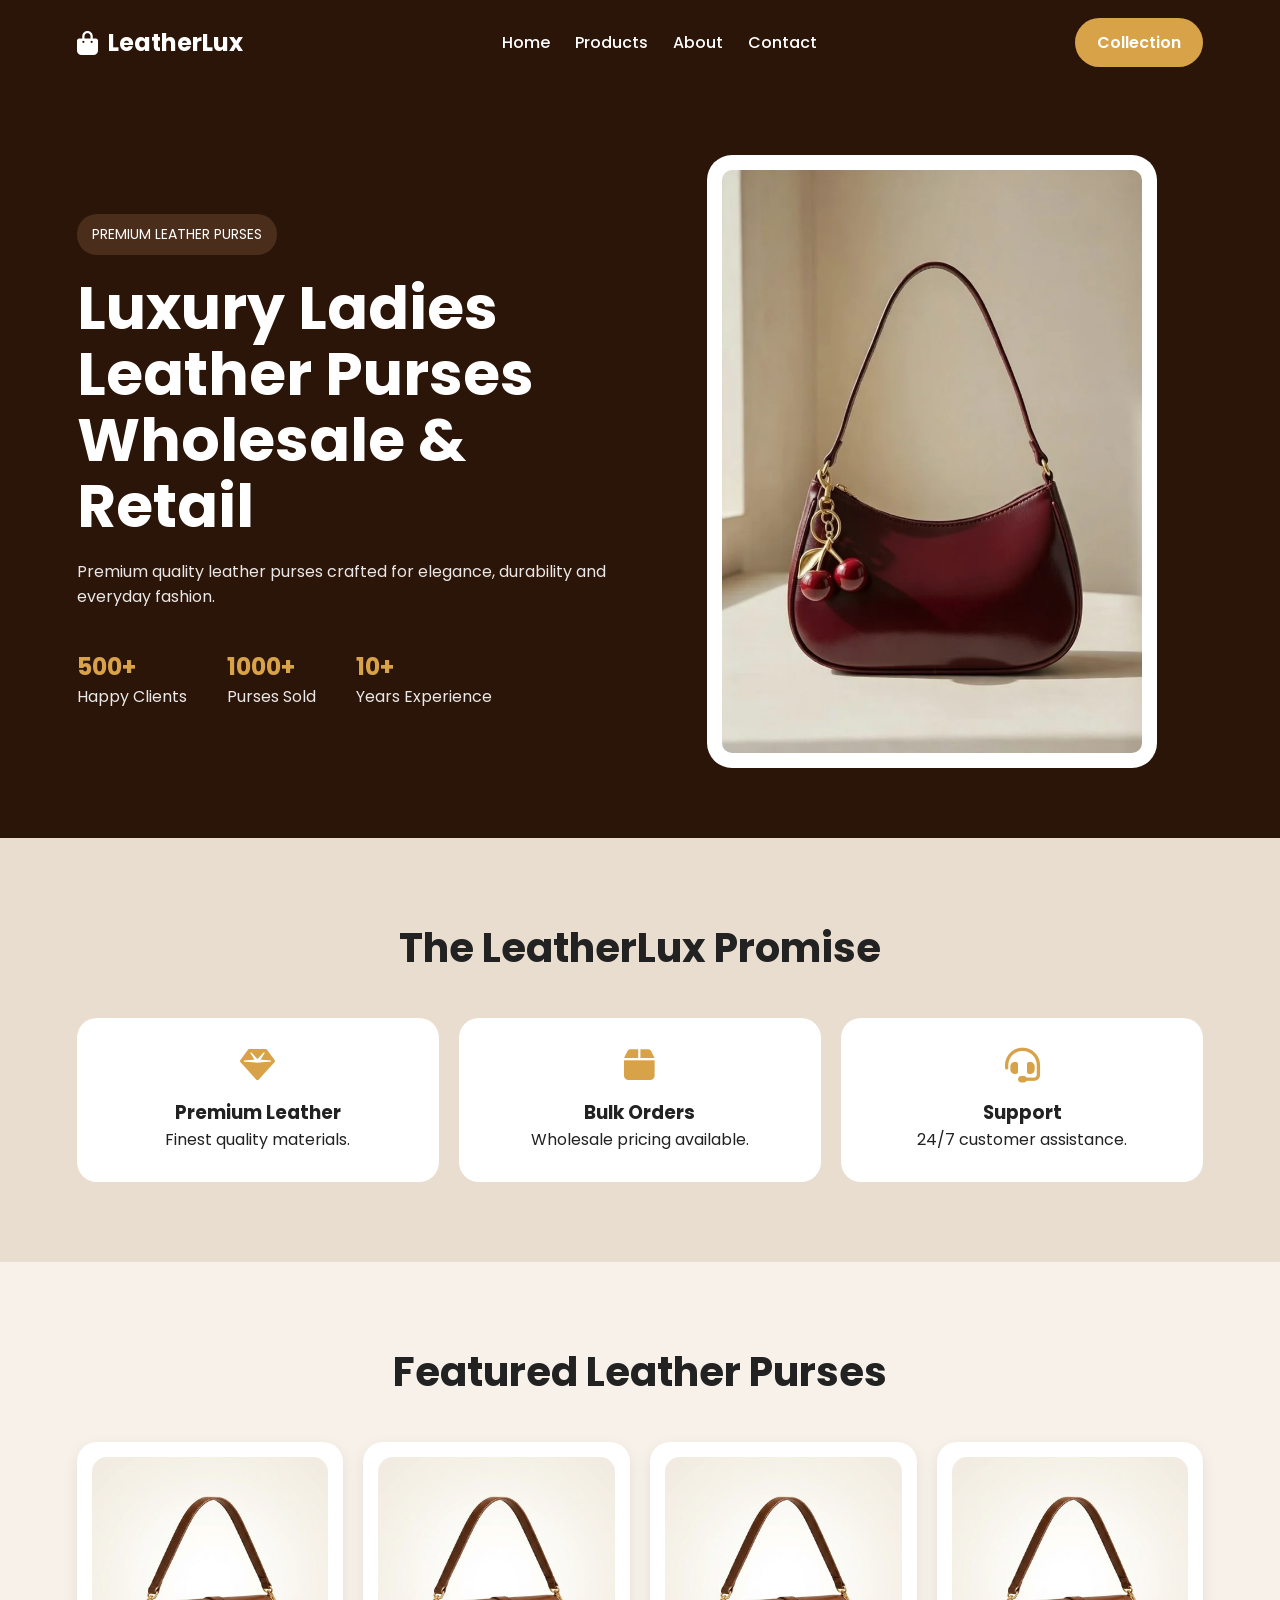
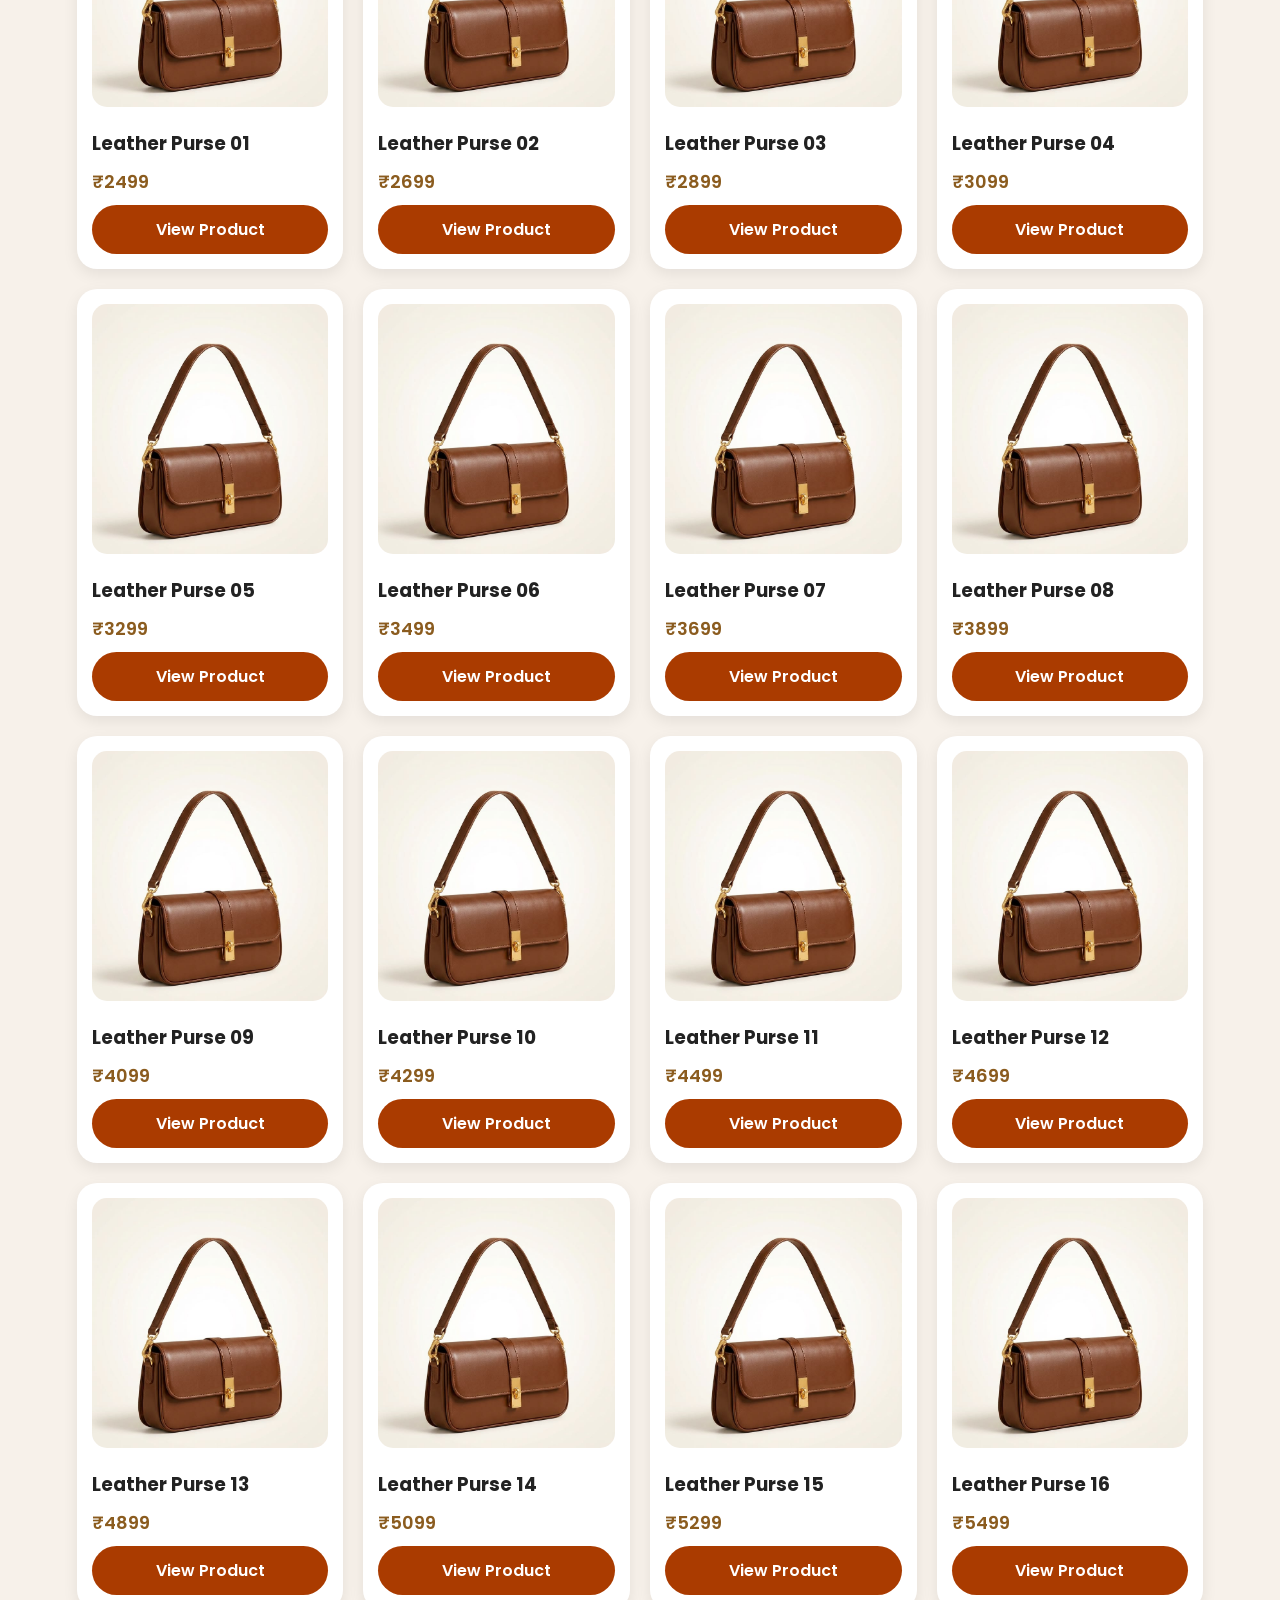
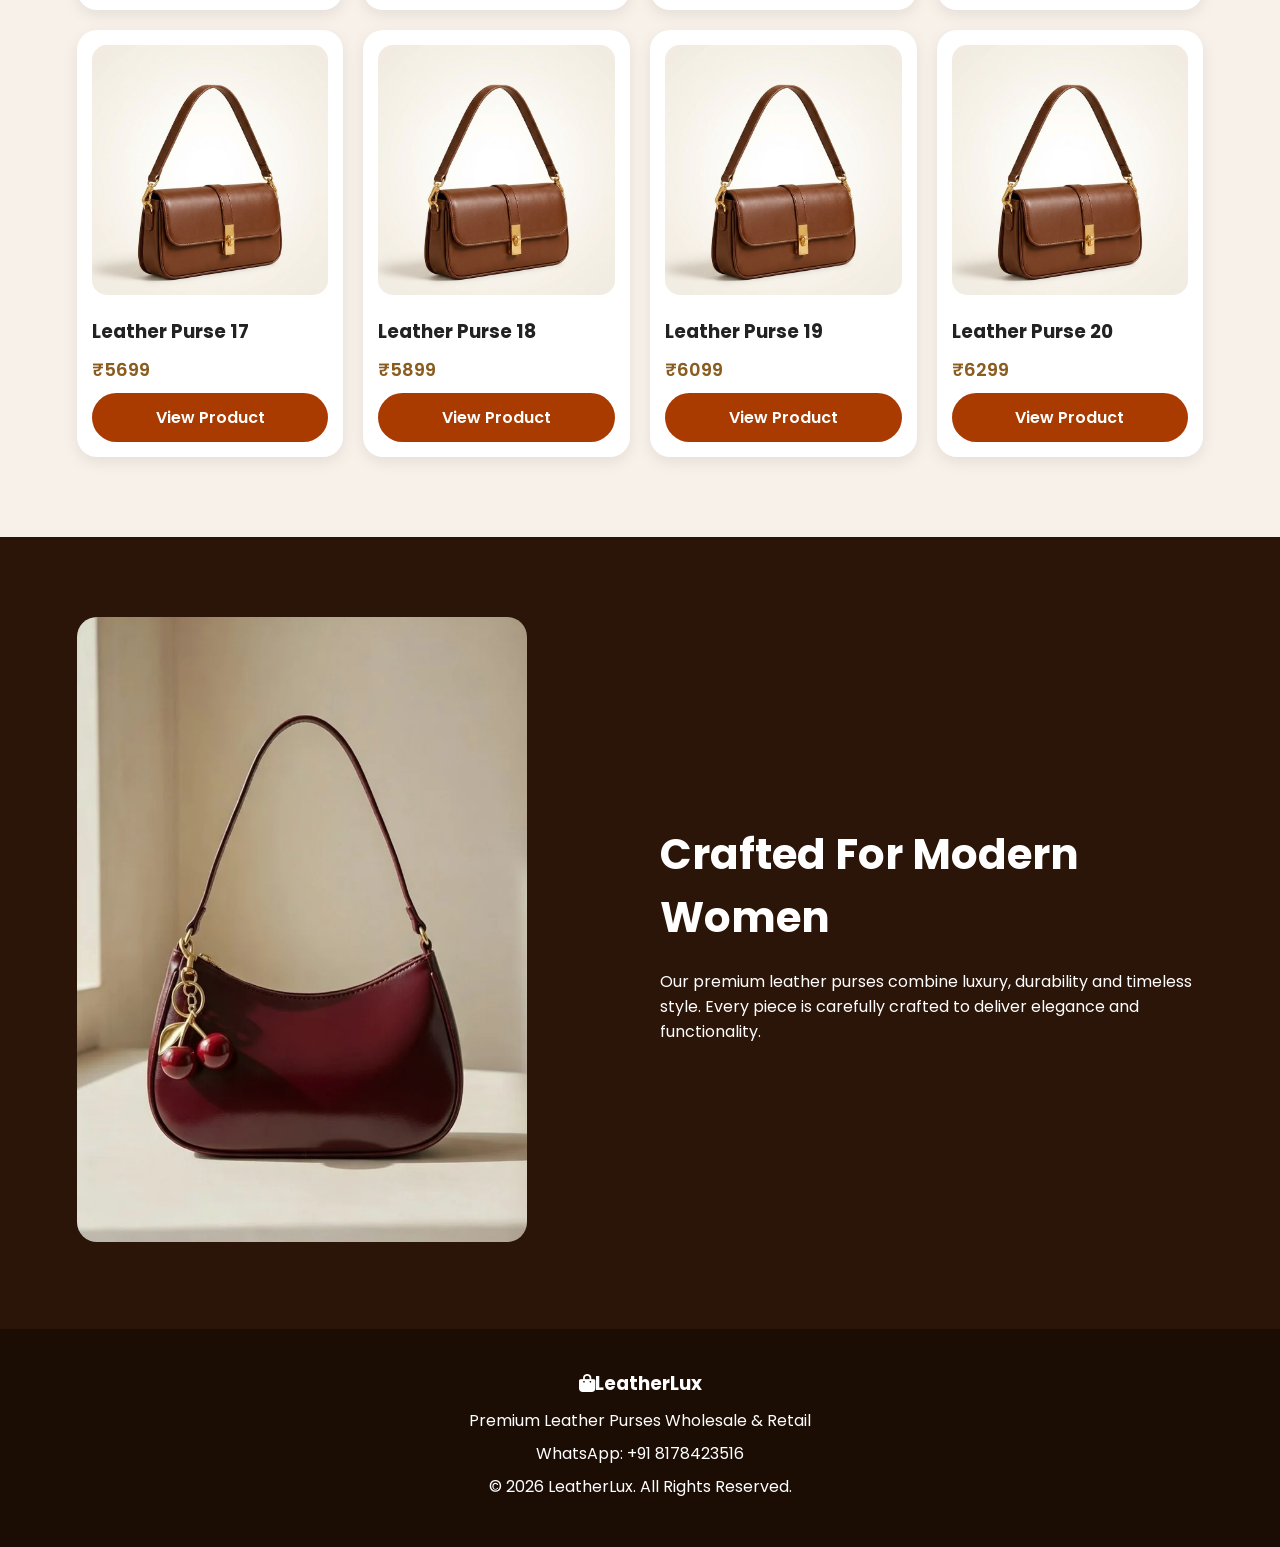
<file: index.html>
<!DOCTYPE html>
<html lang="en">
<head>
    <meta charset="UTF-8">
    <meta name="viewport" content="width=device-width, initial-scale=1.0">
    <title>Leather Store</title>
    <meta name="google-site-verification" content="-ATNej0wpxhMO9nb39L-97S5fWrcVdonhbHOfA1qyoU" />

    <link rel="stylesheet" href="style.css">
    <link href="https://fonts.googleapis.com/css2?family=Poppins:wght@300;400;500;600;700&display=swap" rel="stylesheet">
    <link rel="stylesheet" href="https://cdnjs.cloudflare.com/ajax/libs/font-awesome/6.5.1/css/all.min.css">
</head>
<body>

    <nav class="navbar">
        <div class="logo">
            <i class="fa-solid fa-bag-shopping"></i>
            LeatherLux
        </div>
        <ul class="nav-links">
            <li><a href="#">Home</a></li>
            <li><a href="#products">Products</a></li>
            <li><a href="#about">About</a></li>
            <li><a href="#contact">Contact</a></li>
        </ul>
        <a href="#products" class="browse-btn">Collection</a>
    </nav>

    <section class="hero">
        <div class="hero-content">
            <span class="tag">PREMIUM LEATHER PURSES</span>
            <h1>Luxury Ladies Leather Purses Wholesale & Retail</h1>
            <p>Premium quality leather purses crafted for elegance, durability and everyday fashion.</p>
            <div class="stats">
                <div>
                    <h2>500+</h2>
                    <p>Happy Clients</p>
                </div>
                <div>
                    <h2>1000+</h2>
                    <p>Purses Sold</p>
                </div>
                <div>
                    <h2>10+</h2>
                    <p>Years Experience</p>
                </div>
            </div>
        </div>
        <div class="hero-image">
            <img src="bag2.jpg" alt="Bag">
        </div>
    </section>

    <section class="promise">
        <h2>The LeatherLux Promise</h2>
        <div class="promise-grid">
            <div class="promise-card">
                <i class="fa-solid fa-gem"></i>
                <h3>Premium Leather</h3>
                <p>Finest quality materials.</p>
            </div>
            <div class="promise-card">
                <i class="fa-solid fa-box"></i>
                <h3>Bulk Orders</h3>
                <p>Wholesale pricing available.</p>
            </div>
            <div class="promise-card">
                <i class="fa-solid fa-headset"></i>
                <h3>Support</h3>
                <p>24/7 customer assistance.</p>
            </div>
        </div>
    </section>

    <section class="products" id="products">
        <h2>Featured Leather Purses</h2>
        <div class="product-grid">

<div class="product-card">
    <img src="bag1.png" alt="Leather Purse 01">
    <h3>Leather Purse 01</h3>
    <p>₹2499</p>
    <a class="product-btn" href="product.html?code=Purse-01&name=Leather%20Purse%2001&price=2499&img1=bag1.png&img2=bag1-2.png&img3=bag1-3.png&img4=bag1-4.png">View Product</a>
</div>
<div class="product-card">
    <img src="bag1.png" alt="Leather Purse 02">
    <h3>Leather Purse 02</h3>
    <p>₹2699</p>
    <a class="product-btn" href="product.html?code=Purse-02&name=Leather%20Purse%2002&price=2699&img1=bag1.png&img2=bag1-2.png&img3=bag1-3.png&img4=bag1-4.png">View Product</a>
</div>
<div class="product-card">
    <img src="bag1.png" alt="Leather Purse 03">
    <h3>Leather Purse 03</h3>
    <p>₹2899</p>
    <a class="product-btn" href="product.html?code=Purse-03&name=Leather%20Purse%2003&price=2899&img1=bag1.png&img2=bag1-2.png&img3=bag1-3.png&img4=bag1-4.png">View Product</a>
</div>
<div class="product-card">
    <img src="bag1.png" alt="Leather Purse 04">
    <h3>Leather Purse 04</h3>
    <p>₹3099</p>
    <a class="product-btn" href="product.html?code=Purse-04&name=Leather%20Purse%2004&price=3099&img1=bag1.png&img2=bag1-2.png&img3=bag1-3.png&img4=bag1-4.png">View Product</a>
</div>
<div class="product-card">
    <img src="bag1.png" alt="Leather Purse 05">
    <h3>Leather Purse 05</h3>
    <p>₹3299</p>
    <a class="product-btn" href="product.html?code=Purse-05&name=Leather%20Purse%2005&price=3299&img1=bag1.png&img2=bag1-2.png&img3=bag1-3.png&img4=bag1-4.png">View Product</a>
</div>
<div class="product-card">
    <img src="bag1.png" alt="Leather Purse 06">
    <h3>Leather Purse 06</h3>
    <p>₹3499</p>
    <a class="product-btn" href="product.html?code=Purse-06&name=Leather%20Purse%2006&price=3499&img1=bag1.png&img2=bag1-2.png&img3=bag1-3.png&img4=bag1-4.png">View Product</a>
</div>
<div class="product-card">
    <img src="bag1.png" alt="Leather Purse 07">
    <h3>Leather Purse 07</h3>
    <p>₹3699</p>
    <a class="product-btn" href="product.html?code=Purse-07&name=Leather%20Purse%2007&price=3699&img1=bag1.png&img2=bag1-2.png&img3=bag1-3.png&img4=bag1-4.png">View Product</a>
</div>
<div class="product-card">
    <img src="bag1.png" alt="Leather Purse 08">
    <h3>Leather Purse 08</h3>
    <p>₹3899</p>
    <a class="product-btn" href="product.html?code=Purse-08&name=Leather%20Purse%2008&price=3899&img1=bag1.png&img2=bag1-2.png&img3=bag1-3.png&img4=bag1-4.png">View Product</a>
</div>
<div class="product-card">
    <img src="bag1.png" alt="Leather Purse 09">
    <h3>Leather Purse 09</h3>
    <p>₹4099</p>
    <a class="product-btn" href="product.html?code=Purse-09&name=Leather%20Purse%2009&price=4099&img1=bag1.png&img2=bag1-2.png&img3=bag1-3.png&img4=bag1-4.png">View Product</a>
</div>
<div class="product-card">
    <img src="bag1.png" alt="Leather Purse 10">
    <h3>Leather Purse 10</h3>
    <p>₹4299</p>
    <a class="product-btn" href="product.html?code=Purse-10&name=Leather%20Purse%2010&price=4299&img1=bag1.png&img2=bag1-2.png&img3=bag1-3.png&img4=bag1-4.png">View Product</a>
</div>
<div class="product-card">
    <img src="bag1.png" alt="Leather Purse 11">
    <h3>Leather Purse 11</h3>
    <p>₹4499</p>
    <a class="product-btn" href="product.html?code=Purse-11&name=Leather%20Purse%2011&price=4499&img1=bag1.png&img2=bag1-2.png&img3=bag1-3.png&img4=bag1-4.png">View Product</a>
</div>
<div class="product-card">
    <img src="bag1.png" alt="Leather Purse 12">
    <h3>Leather Purse 12</h3>
    <p>₹4699</p>
    <a class="product-btn" href="product.html?code=Purse-12&name=Leather%20Purse%2012&price=4699&img1=bag1.png&img2=bag1-2.png&img3=bag1-3.png&img4=bag1-4.png">View Product</a>
</div>
<div class="product-card">
    <img src="bag1.png" alt="Leather Purse 13">
    <h3>Leather Purse 13</h3>
    <p>₹4899</p>
    <a class="product-btn" href="product.html?code=Purse-13&name=Leather%20Purse%2013&price=4899&img1=bag1.png&img2=bag1-2.png&img3=bag1-3.png&img4=bag1-4.png">View Product</a>
</div>
<div class="product-card">
    <img src="bag1.png" alt="Leather Purse 14">
    <h3>Leather Purse 14</h3>
    <p>₹5099</p>
    <a class="product-btn" href="product.html?code=Purse-14&name=Leather%20Purse%2014&price=5099&img1=bag1.png&img2=bag1-2.png&img3=bag1-3.png&img4=bag1-4.png">View Product</a>
</div>
<div class="product-card">
    <img src="bag1.png" alt="Leather Purse 15">
    <h3>Leather Purse 15</h3>
    <p>₹5299</p>
    <a class="product-btn" href="product.html?code=Purse-15&name=Leather%20Purse%2015&price=5299&img1=bag1.png&img2=bag1-2.png&img3=bag1-3.png&img4=bag1-4.png">View Product</a>
</div>
<div class="product-card">
    <img src="bag1.png" alt="Leather Purse 16">
    <h3>Leather Purse 16</h3>
    <p>₹5499</p>
    <a class="product-btn" href="product.html?code=Purse-16&name=Leather%20Purse%2016&price=5499&img1=bag1.png&img2=bag1-2.png&img3=bag1-3.png&img4=bag1-4.png">View Product</a>
</div>
<div class="product-card">
    <img src="bag1.png" alt="Leather Purse 17">
    <h3>Leather Purse 17</h3>
    <p>₹5699</p>
    <a class="product-btn" href="product.html?code=Purse-17&name=Leather%20Purse%2017&price=5699&img1=bag1.png&img2=bag1-2.png&img3=bag1-3.png&img4=bag1-4.png">View Product</a>
</div>
<div class="product-card">
    <img src="bag1.png" alt="Leather Purse 18">
    <h3>Leather Purse 18</h3>
    <p>₹5899</p>
    <a class="product-btn" href="product.html?code=Purse-18&name=Leather%20Purse%2018&price=5899&img1=bag1.png&img2=bag1-2.png&img3=bag1-3.png&img4=bag1-4.png">View Product</a>
</div>
<div class="product-card">
    <img src="bag1.png" alt="Leather Purse 19">
    <h3>Leather Purse 19</h3>
    <p>₹6099</p>
    <a class="product-btn" href="product.html?code=Purse-19&name=Leather%20Purse%2019&price=6099&img1=bag1.png&img2=bag1-2.png&img3=bag1-3.png&img4=bag1-4.png">View Product</a>
</div>
<div class="product-card">
    <img src="bag1.png" alt="Leather Purse 20">
    <h3>Leather Purse 20</h3>
    <p>₹6299</p>
    <a class="product-btn" href="product.html?code=Purse-20&name=Leather%20Purse%2020&price=6299&img1=bag1.png&img2=bag1-2.png&img3=bag1-3.png&img4=bag1-4.png">View Product</a>
</div>

        </div>
    </section>

    <section class="about" id="about">
        <div class="about-image">
            <img src="bag2.jpg" alt="About">
        </div>
        <div class="about-content">
            <h2>Crafted For Modern Women</h2>
            <p>Our premium leather purses combine luxury, durability and timeless style. Every piece is carefully crafted to deliver elegance and functionality.</p>
        </div>
    </section>

    <footer id="contact">
        <h3><i class="fa-solid fa-bag-shopping"></i>LeatherLux</h3>
        <p>Premium Leather Purses Wholesale & Retail</p>
        <p>WhatsApp: +91 8178423516</p>
        <p>© 2026 LeatherLux. All Rights Reserved.</p>
    </footer>

    <script src="script.js"></script>
</body>
</html>
</file>
<file: style.css>
* {
    margin: 0;
    padding: 0;
    box-sizing: border-box;
    font-family: 'Poppins', sans-serif;
}

html {
    scroll-behavior: smooth;
}

body {
    background: #f7f1ea;
    color: #222;
}

.navbar {
    background: #2b1408;
    padding: 18px 6%;
    display: flex;
    justify-content: space-between;
    align-items: center;
    flex-wrap: wrap;
    gap: 15px;
}

.logo {
    color: #fff;
    font-size: 24px;
    font-weight: 700;
    display: flex;
    align-items: center;
    gap: 10px;
}

.nav-links {
    display: flex;
    list-style: none;
    gap: 25px;
}

.nav-links a {
    text-decoration: none;
    color: white;
    font-weight: 500;
}

.browse-btn {
    background: #d8a348;
    color: #fff;
    padding: 12px 22px;
    border-radius: 30px;
    text-decoration: none;
    font-weight: 600;
}

.hero {
    background: #2b1408;
    padding: 70px 6%;
    display: flex;
    justify-content: space-between;
    align-items: center;
    gap: 40px;
    flex-wrap: wrap;
}

.hero-content {
    flex: 1;
    min-width: 300px;
    color: white;
}

.tag {
    display: inline-block;
    background: #4a2d1b;
    padding: 10px 15px;
    border-radius: 20px;
    font-size: 14px;
    margin-bottom: 20px;
}

.hero h1 {
    font-size: 60px;
    line-height: 1.1;
    margin-bottom: 20px;
}

.hero p {
    font-size: 16px;
    opacity: .9;
    max-width: 600px;
}

.hero-buttons {
    margin-top: 30px;
    display: flex;
    gap: 15px;
    flex-wrap: wrap;
}

.order-btn,
.collection-btn {
    text-decoration: none;
    padding: 14px 25px;
    border-radius: 30px;
    font-weight: 600;
}

.order-btn {
    background: #d8a348;
    color: white;
}

.collection-btn {
    border: 1px solid white;
    color: white;
}

.hero-image {
    flex: 1;
    display: flex;
    justify-content: center;
}

.hero-image img {
    width: 100%;
    max-width: 450px;
    border-radius: 25px;
    background: white;
    padding: 15px;
}

.stats {
    margin-top: 40px;
    display: flex;
    gap: 40px;
    flex-wrap: wrap;
}

.stats h2 {
    color: #d8a348;
}

.promise {
    padding: 80px 6%;
    background: #e9ddd0;
}

.promise h2 {
    text-align: center;
    font-size: 40px;
    margin-bottom: 40px;
}

.promise-grid {
    display: grid;
    grid-template-columns: repeat(auto-fit, minmax(220px, 1fr));
    gap: 20px;
}

.promise-card {
    background: white;
    padding: 30px;
    border-radius: 20px;
    text-align: center;
}

.promise-card i {
    font-size: 35px;
    margin-bottom: 15px;
    color: #d8a348;
}

.products {
    padding: 80px 6%;
}

.products h2 {
    text-align: center;
    font-size: 40px;
    margin-bottom: 40px;
}

.product-grid {
    display: grid;
    grid-template-columns: repeat(auto-fit, minmax(230px, 1fr));
    gap: 20px;
}

.product-card {
    background: white;
    padding: 15px;
    border-radius: 20px;
    box-shadow: 0 5px 15px rgba(0, 0, 0, .08);
}

.product-card img {
    width: 100%;
    height: 250px;
    object-fit: cover;
    border-radius: 15px;
}

.product-card h3 {
    margin-top: 15px;
}

.product-card p {
    margin: 10px 0;
    font-size: 18px;
    font-weight: 600;
    color: #8b5c1f;
}

.product-btn{
display:block;
text-align:center;
background:#AA3B00;
color:#fff;
text-decoration:none;
padding:12px;
border-radius:30px;
margin-top:10px;
font-weight:600;
}
.about {
    background: #2b1408;
    color: white;
    padding: 80px 6%;
    display: flex;
    align-items: center;
    gap: 40px;
    flex-wrap: wrap;
}

.about-image {
    flex: 1;
}

.about-image img {
    width: 100%;
    max-width: 450px;
    border-radius: 20px;
}

.about-content {
    flex: 1;
}

.about-content h2 {
    font-size: 42px;
    margin-bottom: 20px;
}

.contact {
    padding: 80px 6%;
    background: #efe5da;
}

.contact h2 {
    text-align: center;
    margin-bottom: 30px;
    font-size: 40px;
}

.contact-box {
    max-width: 700px;
    margin: auto;
    display: flex;
    flex-direction: column;
    gap: 15px;
}

.contact-box input,
.contact-box textarea {
    padding: 15px;
    border: none;
    border-radius: 12px;
}

.contact-box button {
    padding: 15px;
    border: none;
    background: #25D366;
    color: white;
    border-radius: 30px;
    font-size: 16px;
    cursor: pointer;
}

footer {
    background: #1b0c04;
    color: white;
    text-align: center;
    padding: 40px 20px;
}

footer h3 {
    margin-bottom: 10px;
}

footer p {
    margin: 8px 0;
}

@media(max-width: 768px) {
    .hero {
        padding: 40px 20px;
    }

    .hero h1 {
        font-size: 40px;
    }

    .navbar {
        padding: 15px;
        justify-content: center;
    }

    .nav-links {
        width: 100%;
        justify-content: center;
        flex-wrap: wrap;
    }

    .stats {
        justify-content: center;
        text-align: center;
    }

    .products,
    .promise {
        padding: 50px 15px;
    }

    .product-grid {
        grid-template-columns: repeat(2, 1fr);
        gap: 12px;
    }

    .product-card img {
        height: 170px;
    }

    .product-card h3 {
        font-size: 14px;
    }

    .product-card p {
        font-size: 15px;
    }

    .about {
        padding: 50px 20px;
    }

    .contact {
        padding: 50px 20px;
    }

    .about-content h2 {
        font-size: 32px;
    }
}
</file>
